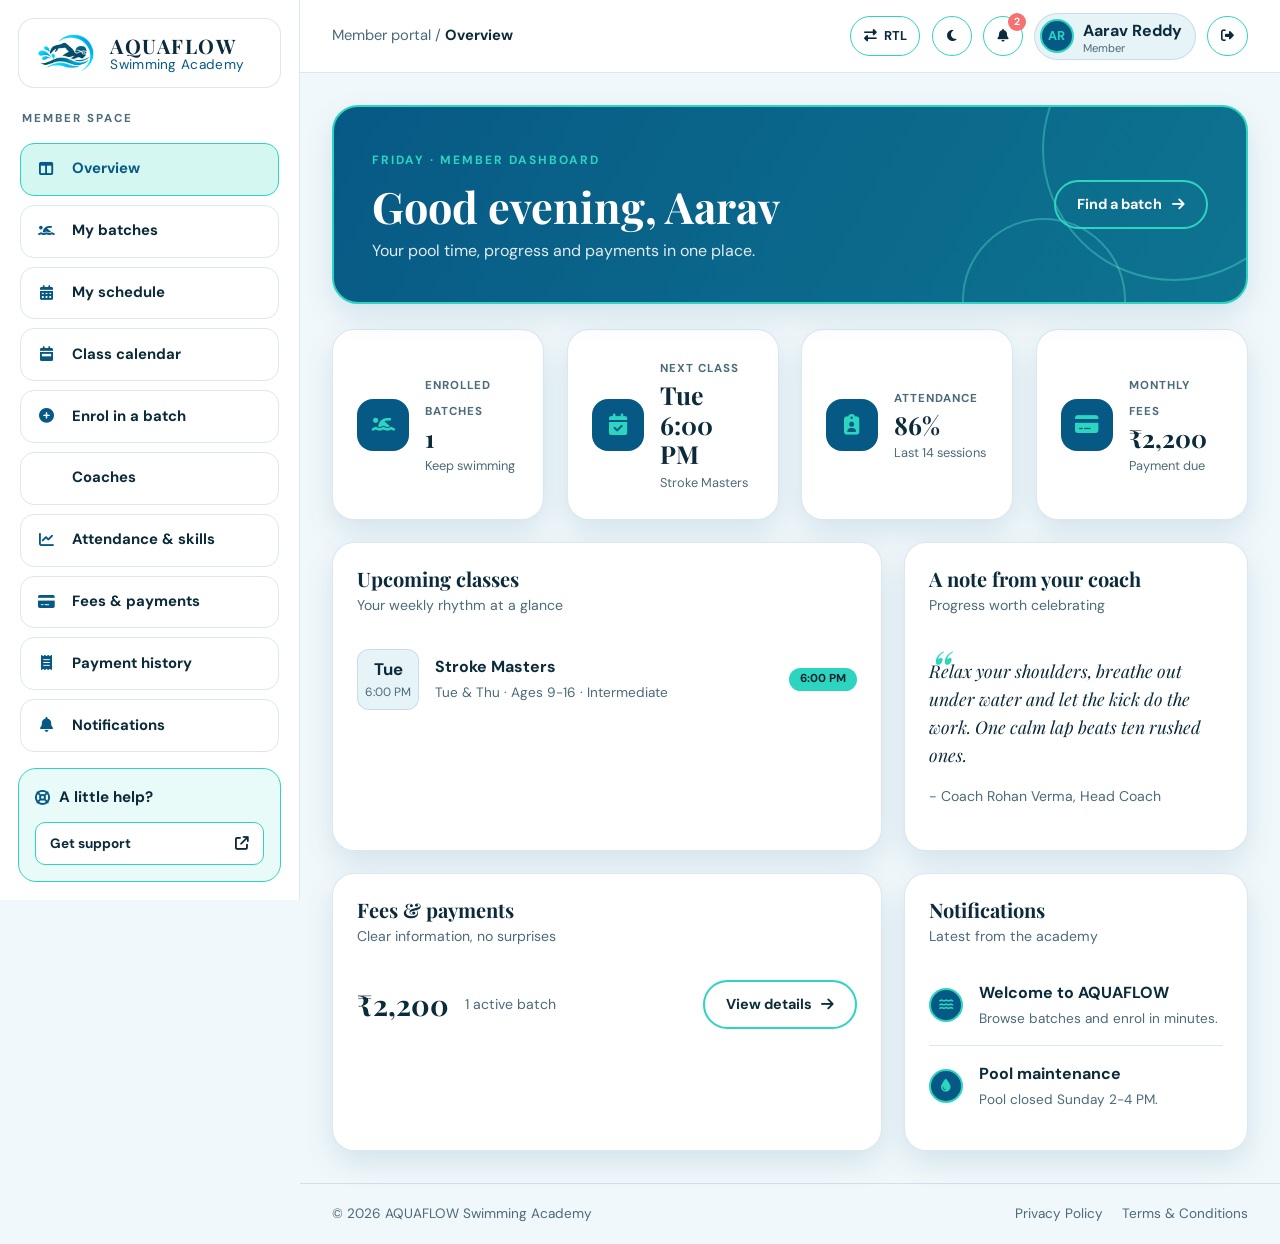
<file: dashboard.html>
<!DOCTYPE html>
<html lang="en" dir="ltr" data-theme="light">
<head>
<meta charset="UTF-8">
<meta name="viewport" content="width=device-width, initial-scale=1">
<title>Member Dashboard | AQUAFLOW Swimming Academy</title>
<link rel="preconnect" href="https://fonts.googleapis.com">
<link rel="preconnect" href="https://fonts.gstatic.com" crossorigin>
<link href="https://fonts.googleapis.com/css2?family=DM+Sans:wght@400;500;700&family=Playfair+Display:wght@600;700&display=swap" rel="stylesheet">
<link rel="stylesheet" href="https://cdnjs.cloudflare.com/ajax/libs/font-awesome/6.5.1/css/all.min.css">

<link rel="stylesheet" href="dashboard.css">

</head>
<body>

<aside class="side" id="side">
  <a href="index.html" class="brand">
    <img class="logo logo-light" src="/5c2d7d0f-e06c-4cac-b547-8323ac05494d.png" alt="AQUAFLOW logo">
    <img class="logo logo-dark" src="/b3144d84-5d94-4f27-bd70-ffb059d0b265.png" alt="AQUAFLOW logo">
    <span class="brand-text"><strong>AQUAFLOW</strong><small>Swimming Academy</small></span>
  </a>
  <div class="side-label">MEMBER SPACE</div>
  <nav id="menu">
    <button data-view="overview" class="active"><i class="fa-solid fa-table-columns"></i> Overview</button>
    <button data-view="programs"><i class="fa-solid fa-person-swimming"></i> My batches</button>
    <button data-view="schedule"><i class="fa-solid fa-calendar-days"></i> My schedule</button>
    <button data-view="calendar"><i class="fa-solid fa-calendar-week"></i> Class calendar</button>
    <button data-view="enrol"><i class="fa-solid fa-circle-plus"></i> Enrol in a batch</button>
    <button data-view="coaches"><i class="fa-solid fa-whistle"></i> Coaches</button>
    <button data-view="progress"><i class="fa-solid fa-chart-line"></i> Attendance &amp; skills</button>
    <button data-view="fees"><i class="fa-solid fa-credit-card"></i> Fees &amp; payments</button>
    <button data-view="history"><i class="fa-solid fa-receipt"></i> Payment history</button>
    <button data-view="notices"><i class="fa-solid fa-bell"></i> Notifications</button>
    <button data-view="profile"><i class="fa-solid fa-user-gear"></i> Profile settings</button>
  </nav>
  <div class="help">
    <h4><i class="fa-solid fa-life-ring"></i> A little help?</h4>
    <a href="contact.html" class="btn-help">Get support <i class="fa-solid fa-arrow-up-right-from-square"></i></a>
  </div>
</aside>
<div class="scrim" id="scrim"></div>

<div class="main">
  <header class="top">
    <div class="tools">
      <button class="ib burger" id="burger" aria-label="Menu"><i class="fa-solid fa-bars"></i></button>
      <div class="crumb">Member portal / <b id="crumb">Overview</b></div>
    </div>
    <div class="tools">
      <button class="ib" id="rtlBtn" aria-label="Toggle RTL"><i class="fa-solid fa-right-left"></i> <span id="rtlTxt">RTL</span></button>
      <button class="ib" id="themeBtn" aria-label="Toggle dark mode"><i class="fa-solid fa-moon"></i></button>
      <button class="ib" id="bell" aria-label="Notifications"><i class="fa-solid fa-bell"></i><span class="dot" id="bellDot">2</span></button>
      <div class="me"><span class="av" id="avatar">AR</span><div><b id="meName">Aarav Reddy</b><small>Member</small></div></div>
      <a href="login.html" class="ib" aria-label="Log out"><i class="fa-solid fa-right-from-bracket"></i></a>
    </div>
  </header>

  <main class="content">
    <!-- OVERVIEW -->
    <section class="view show" id="v-overview">
      <div class="welcome">
        <div>
          <span class="eyebrow" id="day">MEMBER DASHBOARD</span>
          <h1 id="hello">Good morning, Aarav</h1>
          <p>Your pool time, progress and payments in one place.</p>
        </div>
        <button class="btn btn-secondary" style="color:#fff" data-go="enrol">Find a batch <i class="fa-solid fa-arrow-right"></i></button>
      </div>
      <div class="grid g4" id="stats" style="margin-bottom:1.4rem"></div>
      <div class="grid g-main">
        <div class="card"><h3>Upcoming classes</h3><p class="sub">Your weekly rhythm at a glance</p><div id="upcoming"></div></div>
        <div class="card">
          <h3>A note from your coach</h3><p class="sub">Progress worth celebrating</p>
          <p class="quote">Relax your shoulders, breathe out under water and let the kick do the work. One calm lap beats ten rushed ones.</p>
          <p class="sub" style="margin-top:1rem">- Coach Rohan Verma, Head Coach</p>
        </div>
        <div class="card"><h3>Fees &amp; payments</h3><p class="sub">Clear information, no surprises</p><div id="feeMini"></div></div>
        <div class="card"><h3>Notifications</h3><p class="sub">Latest from the academy</p><div id="miniNotes"></div></div>
      </div>
    </section>

    <!-- MY BATCHES -->
    <section class="view" id="v-programs">
      <div class="ph">
        <div><span class="eyebrow">YOUR POOL LIBRARY</span><h1>My batches</h1><p>All batches you have joined, in one place.</p></div>
        <button class="btn btn-primary" data-go="enrol">Explore more batches <i class="fa-solid fa-arrow-right"></i></button>
      </div>
      <div class="grid g3" id="myBatches"></div>
    </section>

    <!-- SCHEDULE -->
    <section class="view" id="v-schedule">
      <div class="ph"><div><span class="eyebrow">A WEEK IN THE WATER</span><h1>My schedule</h1><p>Weekly timings for the batches you joined.</p></div></div>
      <div class="card">
        <h3>Weekly lesson plan</h3><p class="sub">All times are local pool times</p>
        <div class="tw"><table><thead><tr><th>DAY</th><th>CLASSES</th></tr></thead><tbody id="sched"></tbody></table></div>
      </div>
    </section>

    <!-- CALENDAR -->
    <section class="view" id="v-calendar">
      <div class="ph"><div><span class="eyebrow">MONTH VIEW</span><h1>Class calendar</h1><p>Every session for your batches, laid out by date.</p></div></div>
      <div class="card">
        <div class="cal-head">
          <button class="ib" id="calPrev" aria-label="Previous month"><i class="fa-solid fa-chevron-left"></i></button>
          <h3 id="calTitle">Month</h3>
          <button class="ib" id="calNext" aria-label="Next month"><i class="fa-solid fa-chevron-right"></i></button>
        </div>
        <div class="cal" id="calGrid"></div>
      </div>
    </section>

    <!-- ENROL -->
    <section class="view" id="v-enrol">
      <div class="ph"><div><span class="eyebrow">PICK YOUR LANE</span><h1>Enrol in a batch</h1><p>Choose a batch to add it to your dashboard.</p></div></div>
      <div class="grid g2" id="allBatches"></div>
    </section>

    <!-- COACHES -->
    <section class="view" id="v-coaches">
      <div class="ph"><div><span class="eyebrow">MEET THE TEAM</span><h1>Coach directory</h1><p>The people who keep you moving through the water.</p></div></div>
      <div class="grid g3" id="coachGrid"></div>
    </section>

    <!-- PROGRESS -->
    <section class="view" id="v-progress">
      <div class="ph"><div><span class="eyebrow">PRACTICE MAKES PROGRESS</span><h1>Attendance &amp; skill level</h1><p>Keep the small milestones in sight.</p></div></div>
      <div class="grid g2" style="margin-bottom:1.4rem">
        <div class="card">
          <h3>Attendance</h3><p class="sub">Last 14 sessions (sample data)</p>
          <div class="ringwrap"><div class="ring" id="ring"><div><span id="ringTxt">0%</span></div></div><div class="dots" id="dots"></div></div>
        </div>
        <div class="card">
          <h3>Milestones to celebrate</h3><p class="sub">Your next goals</p>
          <ul class="miles">
            <li><span class="ic"><i class="fa-solid fa-water"></i></span><div><b>Float with confidence</b><span>Relax and stay afloat</span></div></li>
            <li><span class="ic"><i class="fa-solid fa-person-swimming"></i></span><div><b>Swim a full lap</b><span>Smooth freestyle breathing</span></div></li>
            <li><span class="ic"><i class="fa-solid fa-trophy"></i></span><div><b>Join the club gala</b><span>Plan a friendly race day</span></div></li>
          </ul>
        </div>
      </div>
      <div class="card"><h3>Skill levels</h3><p class="sub">Progress for each enrolled batch (sample illustration)</p><div id="skills"></div></div>
    </section>

    <!-- FEES -->
    <section class="view" id="v-fees">
      <div class="ph"><div><span class="eyebrow">SIMPLE &amp; CLEAR</span><h1>Fees &amp; payments</h1><p>Track fees for the batches you have chosen.</p></div></div>
      <div class="grid g-main">
        <div class="card">
          <h3>Current monthly summary</h3><p class="sub">Course pricing</p>
          <div class="tw"><table><thead><tr><th>BATCH</th><th>TIMING</th><th>FEE</th></tr></thead><tbody id="feeRows"></tbody></table></div>
          <div class="row" style="margin-top:1rem">
            <div class="grow"><b>Total due</b></div>
            <b id="total" style="font-family:'Playfair Display',serif;font-size:1.6rem">&#8377;0</b>
            <span class="badge" id="paidBadge">Unpaid</span>
          </div>
          <div style="display:flex;gap:.8rem;flex-wrap:wrap;margin-top:1rem">
            <button class="btn btn-primary" id="payBtn">Pay now (demo) <i class="fa-solid fa-arrow-right"></i></button>
            <button class="btn btn-secondary" id="rcpt">Download receipt <i class="fa-solid fa-arrow-right"></i></button>
          </div>
        </div>
        <div class="card">
          <h3>Payment information</h3><p class="sub">Interface preview</p>
          <p>No payment gateway is connected and no money changes hands. A live version would use a secure payment provider and verified member accounts.</p>
          <p style="margin-top:1rem">Need help with fees? <a class="tag" href="contact.html">Send an enquiry</a></p>
        </div>
      </div>
    </section>

    <!-- PAYMENT HISTORY -->
    <section class="view" id="v-history">
      <div class="ph"><div><span class="eyebrow">YOUR RECORDS</span><h1>Payment history</h1><p>Past months at a glance (sample data).</p></div></div>
      <div class="grid g-main">
        <div class="card">
          <h3>Receipts</h3><p class="sub">Filter by status</p>
          <div class="field" style="max-width:220px"><label for="histFilter">STATUS</label>
            <select id="histFilter"><option value="all">All</option><option value="Paid">Paid</option><option value="Pending">Pending</option></select>
          </div>
          <div class="tw"><table><thead><tr><th>RECEIPT</th><th>MONTH</th><th>AMOUNT</th><th>STATUS</th></tr></thead><tbody id="histRows"></tbody></table></div>
        </div>
        <div class="card"><h3>Totals</h3><p class="sub">Across the listed months</p><div id="histSum"></div></div>
      </div>
    </section>

    <!-- NOTIFICATIONS -->
    <section class="view" id="v-notices">
      <div class="ph">
        <div><span class="eyebrow">STAY IN THE LOOP</span><h1>Notifications centre</h1><p>Announcements from coaches and the front desk.</p></div>
        <button class="btn btn-secondary" id="readAll">Mark all as read <i class="fa-solid fa-check"></i></button>
      </div>
      <div class="card"><div id="noteList"></div></div>
    </section>

    <!-- PROFILE -->
    <section class="view" id="v-profile">
      <div class="ph"><div><span class="eyebrow">YOUR DETAILS</span><h1>Profile settings</h1><p>Saved only in this browser (demo).</p></div></div>
      <div class="grid g2">
        <div class="card">
          <h3>Personal information</h3><p class="sub">Keep your contact details current</p>
          <div class="field"><label for="pName">FULL NAME</label><input id="pName" type="text" autocomplete="name"></div>
          <div class="field"><label for="pEmail">EMAIL</label><input id="pEmail" type="email" autocomplete="email"></div>
          <div class="field"><label for="pPhone">PHONE</label><input id="pPhone" type="tel" autocomplete="tel"></div>
          <div class="field"><label for="pGoal">SWIMMING GOAL</label>
            <select id="pGoal"><option>Learn to swim</option><option>Improve technique</option><option>Fitness</option><option>Compete</option></select>
          </div>
          <button class="btn btn-primary" id="saveProfile">Save changes <i class="fa-solid fa-arrow-right"></i></button>
        </div>
        <div class="card">
          <h3>Preferences</h3><p class="sub">Choose what we send you</p>
          <label class="switch"><span>Class reminders</span><input type="checkbox" data-pref="remind" checked></label>
          <label class="switch"><span>Fee due alerts</span><input type="checkbox" data-pref="fees" checked></label>
          <label class="switch"><span>Pool closure notices</span><input type="checkbox" data-pref="closure" checked></label>
          <label class="switch"><span>Gala &amp; event news</span><input type="checkbox" data-pref="events"></label>
          <button class="btn btn-danger" id="resetDemo" style="margin-top:1.2rem">Reset demo data <i class="fa-solid fa-rotate-left"></i></button>
        </div>
      </div>
    </section>
  </main>

  <footer class="foot">
    <span>&copy; 2026 AQUAFLOW Swimming Academy</span>
    <span><a href="privacy-policy.html">Privacy Policy</a><a href="terms-and-conditions.html">Terms &amp; Conditions</a></span>
  </footer>
</div>
<div class="toast" id="toast"></div>

<script src="dashboard.js">
    
</script>

</body>
</html>
</file>
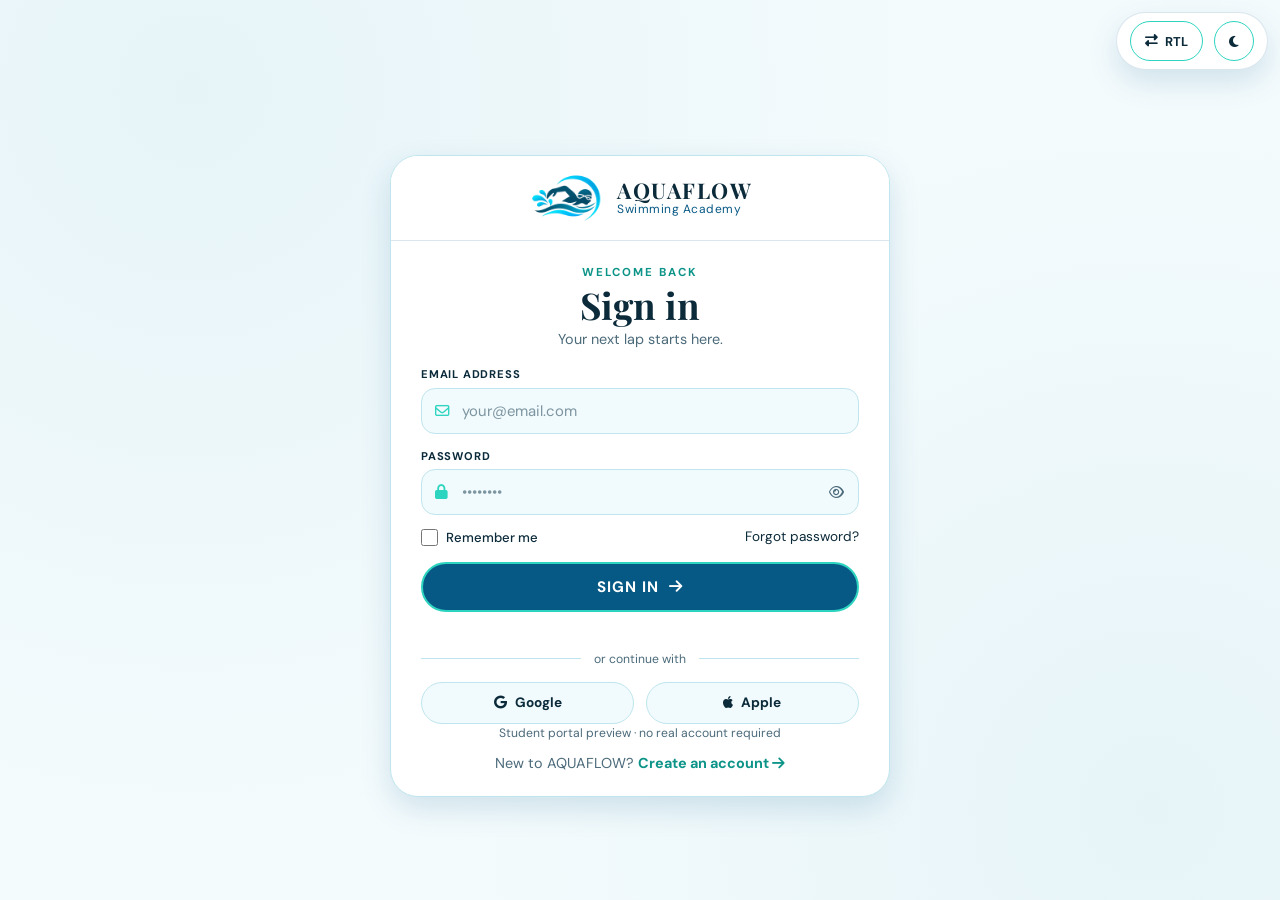
<file: login.html>
<!DOCTYPE html>
<html lang="en" dir="ltr" data-theme="light">
<head>
<meta charset="UTF-8">
<meta name="viewport" content="width=device-width, initial-scale=1">
<title>AQUAFLOW Swimming Academy | Sign In</title>
<link rel="preconnect" href="https://fonts.googleapis.com">
<link rel="preconnect" href="https://fonts.gstatic.com" crossorigin>
<link href="https://fonts.googleapis.com/css2?family=DM+Sans:wght@400;500;700&family=Playfair+Display:wght@600;700&display=swap" rel="stylesheet">
<link rel="stylesheet" href="https://cdnjs.cloudflare.com/ajax/libs/font-awesome/6.5.1/css/all.min.css">

<link rel="stylesheet" href="login.css">

</head>
<body>

<!-- RTL + theme buttons -->
<div class="tools">
  <button class="rtl-btn" id="rtlBtn" type="button" aria-label="Toggle RTL / LTR">
    <i class="fa-solid fa-right-left"></i> <span id="rtlTxt">RTL</span>
  </button>
  <button class="theme-btn" id="themeBtn" type="button" aria-label="Toggle dark mode">
    <i class="fa-solid fa-moon"></i>
  </button>
</div>

<main class="page">
  <section class="card">

    <div class="brand-band">
      <a href="index.html" class="brand" aria-label="AQUAFLOW home">
        <img class="logo logo-light" src="/5c2d7d0f-e06c-4cac-b547-8323ac05494d.png" alt="AQUAFLOW logo">
        <img class="logo logo-dark" src="/b3144d84-5d94-4f27-bd70-ffb059d0b265.png" alt="AQUAFLOW logo">
        <span class="brand-text"><strong>AQUAFLOW</strong><small>Swimming Academy</small></span>
      </a>
    </div>

    <div class="card-body">
      <p class="welcome" id="welcome">Welcome back</p>
      <h1 id="title">Sign in</h1>
      <p class="sub" id="sub">Your next lap starts here.</p>

      <!-- ===== SIGN IN ===== -->
      <form id="loginForm" novalidate>
        <label for="lEmail">Email address</label>
        <div class="field">
          <i class="fa-regular fa-envelope lead"></i>
          <input type="email" id="lEmail" placeholder="your@email.com" autocomplete="email" aria-describedby="lEmailErr">
          <small class="err" id="lEmailErr"></small>
        </div>

        <label for="lPass">Password</label>
        <div class="field">
          <i class="fa-solid fa-lock lead"></i>
          <input type="password" id="lPass" placeholder="••••••••" autocomplete="current-password" aria-describedby="lPassErr">
          <button type="button" class="eye" aria-label="Show password"><i class="fa-regular fa-eye"></i></button>
          <small class="err" id="lPassErr"></small>
        </div>
        <p class="caps" id="lCaps" hidden><i class="fa-solid fa-triangle-exclamation"></i> Caps Lock is on</p>

        <div class="row">
          <label class="check"><input type="checkbox" id="remember"> Remember me</label>
          <a href="#" id="toForgot">Forgot password?</a>
        </div>

        <button type="submit" class="btn" id="lBtn"><span class="btn-text">SIGN IN</span> <i class="fa-solid fa-arrow-right"></i></button>
        <p class="msg" id="lMsg" role="status"></p>

        <div class="divider">or continue with</div>
        <div class="socials">
          <button type="button" class="social" data-provider="Google"><i class="fa-brands fa-google"></i> Google</button>
          <button type="button" class="social" data-provider="Apple"><i class="fa-brands fa-apple"></i> Apple</button>
        </div>
      </form>

      <!-- ===== CREATE ACCOUNT ===== -->
      <form id="signupForm" novalidate hidden>
        <div class="seg" role="radiogroup" aria-label="Account type">
          <input type="radio" name="role" id="roleStudent" value="Student" checked>
          <label for="roleStudent"><i class="fa-solid fa-person-swimming"></i> Student</label>
          <input type="radio" name="role" id="roleParent" value="Parent">
          <label for="roleParent"><i class="fa-solid fa-user-group"></i> Parent</label>
        </div>

        <label for="sName">Full name</label>
        <div class="field">
          <i class="fa-regular fa-user lead"></i>
          <input type="text" id="sName" placeholder="Your full name" autocomplete="name" aria-describedby="sNameErr">
          <small class="err" id="sNameErr"></small>
        </div>

        <label for="sEmail">Email address</label>
        <div class="field">
          <i class="fa-regular fa-envelope lead"></i>
          <input type="email" id="sEmail" placeholder="your@email.com" autocomplete="email" aria-describedby="sEmailErr">
          <small class="err" id="sEmailErr"></small>
        </div>

        <div class="two">
          <div>
            <label for="sPass">Password</label>
            <div class="field">
              <i class="fa-solid fa-lock lead"></i>
              <input type="password" id="sPass" placeholder="••••••••" autocomplete="new-password" aria-describedby="sPassErr">
              <button type="button" class="eye" aria-label="Show password"><i class="fa-regular fa-eye"></i></button>
              <small class="err" id="sPassErr"></small>
            </div>
          </div>
          <div>
            <label for="sPass2">Confirm</label>
            <div class="field">
              <i class="fa-solid fa-lock lead"></i>
              <input type="password" id="sPass2" placeholder="••••••••" autocomplete="new-password" aria-describedby="sPass2Err">
              <button type="button" class="eye" aria-label="Show password"><i class="fa-regular fa-eye"></i></button>
              <small class="err" id="sPass2Err"></small>
            </div>
          </div>
        </div>

        <div class="meter" id="meter" data-level="0" aria-hidden="true">
          <span></span><span></span><span></span><span></span>
        </div>
        <p class="meter-label" id="meterLabel" aria-live="polite"></p>

        <label class="check terms">
          <input type="checkbox" id="terms">
          <span>I agree to the <a href="#">Terms</a> and <a href="#">Privacy Policy</a>.</span>
        </label>
        <small class="err" id="termsErr"></small>

        <button type="submit" class="btn" id="sBtn"><span class="btn-text">CREATE ACCOUNT</span> <i class="fa-solid fa-arrow-right"></i></button>
        <p class="msg" id="sMsg" role="status"></p>
      </form>

      <!-- ===== FORGOT PASSWORD ===== -->
      <form id="forgotForm" novalidate hidden>
        <label for="fEmail">Email address</label>
        <div class="field">
          <i class="fa-regular fa-envelope lead"></i>
          <input type="email" id="fEmail" placeholder="your@email.com" autocomplete="email" aria-describedby="fEmailErr">
          <small class="err" id="fEmailErr"></small>
        </div>

        <button type="submit" class="btn" id="fBtn"><span class="btn-text">SEND RESET LINK</span> <i class="fa-solid fa-arrow-right"></i></button>
        <p class="msg" id="fMsg" role="status"></p>
        <div style="text-align:center">
          <button type="button" class="back" id="fBack"><i class="fa-solid fa-arrow-left"></i> Back to sign in</button>
        </div>
      </form>

      <p class="note" id="note">Student portal preview · no real account required</p>
      <p class="alt" id="altLogin">New to AQUAFLOW? <a id="toSignup" role="button" tabindex="0">Create an account <i class="fa-solid fa-arrow-right"></i></a></p>
      <p class="alt" id="altSignup" hidden>Already a member? <a id="toLogin" role="button" tabindex="0">Sign in <i class="fa-solid fa-arrow-right"></i></a></p>
    </div>
  </section>
</main>

<div class="toast" id="toast" role="status" aria-live="polite"></div>

<script src="login.js">
    
</script>
</body>
</html>
</file>
<file: dashboard.css>
:root {
  --primary:#075985;
  --secondary:#2DD4BF;
  --bg:#f1f8fb;
  --alt:#e6f4f8;
  --card:#fff;
  --text:#0b2a3a;
  --muted:#4b6a7a;
  --line:rgba(7,89,133,.14);
  --shadow:0 12px 30px rgba(7,89,133,.13);
  --hf:#075985;
  /* header (sidebar brand block): plain white in light mode */
  --hb:#ffffff;
  --hb-text:#0b2a3a;
  --hb-accent:#075985;
  --hb-border:rgba(7,89,133,.14);
  --logo-bg:transparent;
  --side:300px
}

[data-theme="dark"] {
  --primary:#082F49;
  --secondary:#5EEAD4;
  --bg:#06202f;
  --alt:#082a3f;
  --card:#0b3652;
  --text:#e8f6fa;
  --muted:#a5c4d1;
  --line:rgba(94,234,212,.18);
  --shadow:0 12px 30px rgba(0,0,0,.4);
  --hf:#082F49;
  --hb:#082F49;
  --hb-text:#ffffff;
  --hb-accent:#5EEAD4;
  --hb-border:#5EEAD4
}

* {
  box-sizing:border-box;
  margin:0;
  padding:0
}

html {
  scroll-behavior:smooth
}

body {
  font-family:'DM Sans',sans-serif;
  background:var(--bg);
  color:var(--text);
  line-height:1.6;
  transition:background .4s,color .4s
}

h1,
h2,
h3 {
  font-family:'Playfair Display',serif;
  line-height:1.2
}

a {
  text-decoration:none;
  color:inherit;
  transition:.3s
}

ul {
  list-style:none
}

button,
input,
select,
textarea {
  font:inherit
}

.logo {
  height:48px;
  width:auto;
  background:var(--logo-bg)
}

.logo-dark {
  display:none
}

[data-theme="dark"] .logo-light {
  display:none
}

[data-theme="dark"] .logo-dark {
  display:block
}

.btn {
  display:inline-flex;
  align-items:center;
  gap:.6rem;
  padding:.7rem 1.3rem;
  border-radius:50px;
  font-weight:700;
  border:2px solid var(--secondary);
  cursor:pointer;
  transition:.35s;
  font-size:.9rem
}

.btn i {
  transition:transform .35s
}

.btn:hover i {
  transform:translateX(5px)
}

[dir="rtl"] .fa-arrow-right {
  transform:scaleX(-1)
}

[dir="rtl"] .btn:hover i {
  transform:scaleX(-1) translateX(5px)
}

.btn-primary {
  background:var(--primary);
  color:#fff
}

.btn-primary:hover {
  background:var(--secondary);
  color:#05222f;
  transform:translateY(-3px);
  box-shadow:0 10px 22px rgba(45,212,191,.4)
}

.btn-secondary {
  background:transparent;
  color:var(--text)
}

.btn-secondary:hover {
  background:var(--secondary);
  color:#05222f;
  transform:translateY(-3px)
}

.btn-danger {
  border-color:#f87171;
  background:transparent;
  color:var(--text)
}

.btn-danger:hover {
  background:#f87171;
  color:#fff
}

.btn:disabled {
  opacity:.5;
  cursor:not-allowed;
  transform:none!important
}

.side {
  position:fixed;
  inset-block:0;
  inset-inline-start:0;
  width:var(--side);
  background:var(--card);
  color:var(--text);
  display:flex;
  flex-direction:column;
  padding:clamp(.8rem,2vh,1.3rem) 1.1rem;
  z-index:60;
  transition:transform .4s,background .4s;
  overflow:hidden;
  height:100vh;
  height:100dvh;
  border-inline-end:1px solid var(--line)
}

.side nav {
  flex:1 1 auto;
  min-height:0;
  overflow-y:auto;
  overflow-x:hidden;
  padding:2px;
  scrollbar-width:thin;
  scrollbar-color:var(--secondary) transparent
}

.brand {
  display:flex;
  align-items:center;
  gap:.65rem;
  color:var(--hb-text);
  background:var(--hb);
  border-radius:16px;
  padding:.7rem .9rem;
  flex:0 0 auto;
  border:1px solid var(--hb-border)
}

.brand .logo {
  height:46px;
  width:auto;
  flex:0 0 auto;
  background:#fff;
  border-radius:10px;
  padding:2px;
  transition:transform .5s
}

/* dark mode: let the dark logo sit directly on the dark header (no white box) */
[data-theme="dark"] .brand .logo {
  background:transparent;
  padding:0;
  border-radius:0
}

.brand:hover .logo {
  transform:rotate(-4deg) scale(1.05)
}

.brand-text {
  display:flex;
  flex-direction:column;
  line-height:1.15
}

.brand-text strong {
  font-family:'Playfair Display',serif;
  font-size:1.25rem;
  letter-spacing:1.5px;
  color:var(--hb-text)
}

.brand-text small {
  font-size:.85rem;
  letter-spacing:.3px;
  color:var(--hb-accent)
}

.side-label {
  font-size:.72rem;
  letter-spacing:2px;
  color:var(--muted);
  margin:clamp(.8rem,2.4vh,1.8rem) .3rem clamp(.5rem,1.4vh,.8rem);
  font-weight:700;
  flex:0 0 auto
}

.side nav button {
  width:100%;
  display:flex;
  align-items:center;
  gap:.95rem;
  background:transparent;
  border:1px solid var(--line);
  color:var(--text);
  padding:clamp(.55rem,1.5vh,.85rem) 1rem;
  border-radius:14px;
  cursor:pointer;
  text-align:start;
  margin-bottom:clamp(.35rem,1vh,.65rem);
  transition:.3s;
  font-weight:700;
  font-size:.93rem
}

.side nav button i {
  width:20px;
  text-align:center;
  color:var(--primary);
  transition:.4s
}

[data-theme="dark"] .side nav button i {
  color:var(--secondary)
}

.side nav button:hover {
  background:var(--alt);
  border-color:var(--secondary);
  transform:translateX(5px)
}

[dir="rtl"] .side nav button:hover {
  transform:translateX(-5px)
}

.side nav button:hover i {
  transform:rotateY(360deg)
}

.side nav button.active {
  background:rgba(45,212,191,.2);
  border-color:var(--secondary);
  color:var(--primary)
}

[data-theme="dark"] .side nav button.active {
  color:var(--secondary)
}

.help {
  flex:0 0 auto;
  margin-top:.8rem;
  background:rgba(45,212,191,.1);
  border:1px solid var(--secondary);
  border-radius:18px;
  padding:1rem
}

.help h4 {
  font-family:'DM Sans',sans-serif;
  font-size:.95rem;
  display:flex;
  align-items:center;
  gap:.6rem;
  margin-bottom:.8rem
}

.help h4 i {
  color:var(--primary)
}

[data-theme="dark"] .help h4 i {
  color:var(--secondary)
}

.btn-help {
  display:flex;
  align-items:center;
  justify-content:space-between;
  gap:.5rem;
  background:var(--card);
  border:1px solid var(--secondary);
  border-radius:10px;
  padding:.6rem .9rem;
  font-weight:700;
  font-size:.85rem;
  color:var(--text);
  transition:.3s
}

.btn-help:hover {
  background:var(--secondary);
  color:#05222f;
  transform:translateY(-2px)
}

.main {
  margin-inline-start:var(--side);
  min-height:100vh;
  display:flex;
  flex-direction:column
}

.top {
  position:sticky;
  top:0;
  z-index:40;
  background:var(--card);
  border-bottom:1px solid var(--line);
  display:flex;
  align-items:center;
  justify-content:space-between;
  padding:.8rem 2rem;
  gap:1rem;
  backdrop-filter:blur(8px)
}

.crumb {
  color:var(--muted);
  font-size:.92rem
}

.crumb b {
  color:var(--text)
}

.tools {
  display:flex;
  align-items:center;
  gap:.7rem
}

.ib {
  height:40px;
  min-width:40px;
  border:1px solid var(--secondary);
  background:none;
  color:var(--text);
  border-radius:50px;
  cursor:pointer;
  transition:.3s;
  font-weight:700;
  font-size:.8rem;
  padding:0 .8rem;
  display:inline-flex;
  align-items:center;
  justify-content:center;
  gap:.4rem;
  position:relative
}

.ib:hover {
  background:var(--secondary);
  color:#05222f;
  transform:translateY(-2px)
}

.burger {
  display:none
}

.dot {
  position:absolute;
  top:-4px;
  inset-inline-end:-4px;
  background:#f87171;
  color:#fff;
  font-size:.65rem;
  border-radius:50%;
  width:18px;
  height:18px;
  display:grid;
  place-items:center
}

.me {
  display:flex;
  align-items:center;
  gap:.6rem;
  padding:.25rem .8rem .25rem .3rem;
  border:1px solid var(--line);
  border-radius:50px;
  background:var(--alt)
}

.av {
  width:34px;
  height:34px;
  border-radius:50%;
  background:var(--primary);
  color:var(--secondary);
  display:grid;
  place-items:center;
  font-weight:700;
  font-size:.8rem;
  border:2px solid var(--secondary)
}

.me small {
  display:block;
  color:var(--muted);
  font-size:.7rem;
  line-height:1
}

.content {
  padding:2rem;
  flex:1;
  max-width:1280px;
  width:100%;
  margin:auto
}

.view {
  display:none
}

.view.show {
  display:block;
  animation:enter .6s ease
}

@keyframes enter {
  from {
    opacity:0;
    transform:translateY(24px)
  }
  to {
    opacity:1;
    transform:none
  }
}

.eyebrow {
  display:inline-block;
  font-size:.75rem;
  letter-spacing:2px;
  font-weight:700;
  color:var(--primary);
  margin-bottom:.4rem
}

[data-theme="dark"] .eyebrow {
  color:var(--secondary)
}

.ph {
  margin-bottom:1.8rem;
  display:flex;
  justify-content:space-between;
  align-items:flex-end;
  gap:1rem;
  flex-wrap:wrap
}

.ph h1 {
  font-size:clamp(1.8rem,3vw,2.5rem)
}

.ph p {
  color:var(--muted)
}

.welcome {
  position:relative;
  overflow:hidden;
  border-radius:26px;
  padding:2.4rem;
  color:#fff;
  background:linear-gradient(120deg,var(--primary),#0e7490);
  border:2px solid var(--secondary);
  box-shadow:var(--shadow);
  margin-bottom:1.6rem;
  display:flex;
  justify-content:space-between;
  align-items:center;
  gap:1.5rem;
  flex-wrap:wrap
}

[data-theme="dark"] .welcome {
  background:linear-gradient(120deg,#082F49,#0b4a6b)
}

.welcome h1 {
  font-size:clamp(1.8rem,3.4vw,2.7rem);
  margin:.3rem 0
}

.welcome p {
  opacity:.88
}

.welcome .eyebrow {
  color:var(--secondary)
}

.welcome::before,
.welcome::after {
  content:"";
  position:absolute;
  border-radius:50%;
  border:2px solid rgba(94,234,212,.35);
  animation:pulse 6s ease-in-out infinite
}

.welcome::before {
  width:260px;
  height:260px;
  inset-inline-end:-60px;
  top:-90px
}

.welcome::after {
  width:160px;
  height:160px;
  inset-inline-end:120px;
  bottom:-80px;
  animation-delay:2s
}

@keyframes pulse {
  50% {
    transform:scale(1.15);
    opacity:.4
  }
}

.welcome>* {
  position:relative;
  z-index:1
}

.grid {
  display:grid;
  gap:1.4rem
}

.g4 {
  grid-template-columns:repeat(4,1fr)
}

.g2 {
  grid-template-columns:repeat(2,1fr)
}

.g3 {
  grid-template-columns:repeat(3,1fr)
}

.g-main {
  grid-template-columns:1.6fr 1fr
}

.card {
  background:var(--card);
  border:1px solid var(--line);
  border-radius:22px;
  padding:1.5rem;
  box-shadow:var(--shadow);
  transition:.4s
}

.card:hover {
  transform:translateY(-6px);
  border-color:var(--secondary)
}

.card h3 {
  font-size:1.25rem;
  margin-bottom:.2rem
}

.sub {
  color:var(--muted);
  font-size:.88rem;
  margin-bottom:1.1rem
}

.stat {
  display:flex;
  gap:1rem;
  align-items:center
}

.stat .ic {
  width:52px;
  height:52px;
  border-radius:16px;
  background:var(--primary);
  color:var(--secondary);
  display:grid;
  place-items:center;
  font-size:1.3rem;
  flex:0 0 52px;
  transition:.5s
}

.card:hover .stat .ic {
  transform:rotateY(360deg)
}

.stat small {
  color:var(--muted);
  font-size:.72rem;
  letter-spacing:1px;
  font-weight:700
}

.stat b {
  display:block;
  font-family:'Playfair Display',serif;
  font-size:1.55rem;
  line-height:1.2
}

.stat span {
  font-size:.8rem;
  color:var(--muted)
}

.row {
  display:flex;
  gap:1rem;
  align-items:center;
  padding:.9rem 0;
  border-bottom:1px solid var(--line)
}

.row:last-child {
  border:0
}

.row .when {
  min-width:62px;
  text-align:center;
  background:var(--alt);
  border-radius:12px;
  padding:.4rem;
  border:1px solid var(--line);
  font-size:.75rem;
  color:var(--muted)
}

.row .when b {
  display:block;
  font-size:1.05rem;
  color:var(--text)
}

.row .grow {
  flex:1
}

.row .grow b {
  display:block
}

.row .grow span {
  font-size:.85rem;
  color:var(--muted)
}

.empty {
  color:var(--muted);
  text-align:center;
  padding:1.6rem 0
}

.quote {
  position:relative;
  font-family:'Playfair Display',serif;
  font-style:italic;
  font-size:1.1rem;
  padding-top:1.4rem
}

.quote::before {
  content:"\201C";
  position:absolute;
  top:-.6rem;
  font-size:3.4rem;
  color:var(--secondary)
}

.tag {
  display:inline-block;
  background:var(--secondary);
  color:#05222f;
  font-size:.72rem;
  font-weight:700;
  padding:.15rem .7rem;
  border-radius:50px
}

.badge {
  display:inline-block;
  font-size:.72rem;
  font-weight:700;
  padding:.15rem .7rem;
  border-radius:50px;
  border:1px solid var(--secondary);
  color:var(--primary)
}

[data-theme="dark"] .badge {
  color:var(--secondary)
}

.bcard {
  position:relative;
  overflow:hidden
}

.bcard .ic {
  width:54px;
  height:54px;
  border-radius:50%;
  background:var(--primary);
  color:var(--secondary);
  display:grid;
  place-items:center;
  font-size:1.3rem;
  margin-bottom:.9rem;
  border:2px solid var(--secondary)
}

.bcard .meta {
  color:var(--muted);
  font-size:.88rem;
  margin:.6rem 0 1rem
}

.bcard .meta div {
  margin-bottom:.2rem
}

.bcard .meta i {
  color:var(--secondary);
  width:20px
}

.bcard.on::after {
  content:"ENROLLED";
  position:absolute;
  top:16px;
  inset-inline-end:-34px;
  background:var(--secondary);
  color:#05222f;
  font-size:.65rem;
  font-weight:700;
  letter-spacing:1px;
  padding:.2rem 2.4rem;
  transform:rotate(45deg)
}

[dir="rtl"] .bcard.on::after {
  transform:rotate(-45deg)
}

.tw {
  overflow-x:auto
}

table {
  width:100%;
  border-collapse:collapse;
  min-width:520px
}

th {
  text-align:start;
  font-size:.75rem;
  letter-spacing:1.5px;
  color:var(--muted);
  padding:.8rem;
  border-bottom:2px solid var(--secondary)
}

td {
  padding:.9rem .8rem;
  border-bottom:1px solid var(--line);
  font-size:.93rem
}

tbody tr {
  transition:.3s
}

tbody tr:hover {
  background:var(--alt)
}

.slotp {
  display:inline-block;
  background:var(--primary);
  color:#fff;
  border-radius:50px;
  padding:.1rem .8rem;
  font-size:.8rem;
  margin:.1rem
}

.ringwrap {
  display:flex;
  align-items:center;
  gap:1.5rem;
  flex-wrap:wrap
}

.ring {
  --p:0;
  width:150px;
  height:150px;
  border-radius:50%;
  background:conic-gradient(var(--secondary) calc(var(--p)*1%),rgba(127,127,127,.2) 0);
  display:grid;
  place-items:center;
  transition:.6s
}

.ring div {
  width:114px;
  height:114px;
  border-radius:50%;
  background:var(--card);
  display:grid;
  place-items:center;
  text-align:center;
  font-family:'Playfair Display',serif;
  font-size:1.9rem;
  line-height:1
}

.ring small {
  display:block;
  font-family:'DM Sans',sans-serif;
  font-size:.7rem;
  color:var(--muted)
}

.dots {
  display:grid;
  grid-template-columns:repeat(7,1fr);
  gap:.5rem;
  flex:1;
  min-width:200px
}

.dots span {
  aspect-ratio:1;
  border-radius:10px;
  background:var(--secondary);
  display:grid;
  place-items:center;
  color:#05222f;
  font-size:.7rem;
  transition:.3s
}

.dots span.miss {
  background:transparent;
  border:1px dashed #f87171;
  color:#f87171
}

.dots span:hover {
  transform:scale(1.15) rotate(6deg)
}

.bar {
  height:10px;
  border-radius:10px;
  background:rgba(127,127,127,.2);
  overflow:hidden;
  margin:.5rem 0
}

.bar i {
  display:block;
  height:100%;
  border-radius:10px;
  background:linear-gradient(90deg,var(--primary),var(--secondary));
  transition:width 1s
}

.ladder {
  display:flex;
  justify-content:space-between;
  gap:.4rem;
  margin-top:1rem;
  flex-wrap:wrap
}

.ladder span {
  flex:1;
  min-width:90px;
  text-align:center;
  font-size:.72rem;
  padding:.4rem .2rem;
  border-radius:10px;
  border:1px solid var(--line);
  color:var(--muted);
  transition:.3s
}

.ladder span.done {
  background:var(--secondary);
  color:#05222f;
  border-color:var(--secondary);
  font-weight:700
}

.miles li {
  display:flex;
  gap:.9rem;
  align-items:center;
  padding:.7rem 0
}

.miles .ic {
  width:40px;
  height:40px;
  border-radius:50%;
  background:var(--alt);
  color:var(--secondary);
  display:grid;
  place-items:center;
  border:1px solid var(--line)
}

.miles span {
  font-size:.85rem;
  color:var(--muted);
  display:block
}

.coach {
  text-align:center
}

.coach .photo {
  width:84px;
  height:84px;
  border-radius:50%;
  margin:0 auto .9rem;
  background:var(--primary);
  color:var(--secondary);
  display:grid;
  place-items:center;
  font-family:'Playfair Display',serif;
  font-size:1.6rem;
  border:3px solid var(--secondary)
}

.coach p {
  color:var(--muted);
  font-size:.88rem;
  margin:.5rem 0 .9rem
}

.cal-head {
  display:flex;
  align-items:center;
  justify-content:space-between;
  margin-bottom:1rem
}

.cal-head h3 {
  margin:0
}

.cal {
  display:grid;
  grid-template-columns:repeat(7,1fr);
  gap:.45rem
}

.cal .dow {
  text-align:center;
  font-size:.7rem;
  letter-spacing:1px;
  color:var(--muted);
  font-weight:700;
  padding:.3rem 0
}

.cal .day {
  min-height:74px;
  border:1px solid var(--line);
  border-radius:12px;
  padding:.4rem;
  font-size:.8rem;
  background:var(--alt);
  transition:.3s
}

.cal .day:hover {
  border-color:var(--secondary);
  transform:translateY(-2px)
}

.cal .day.blank {
  background:transparent;
  border:0
}

.cal .day.today {
  border:2px solid var(--secondary)
}

.cal .day em {
  display:block;
  font-style:normal;
  font-size:.62rem;
  background:var(--primary);
  color:#fff;
  border-radius:6px;
  padding:0 .3rem;
  margin-top:.2rem;
  white-space:nowrap;
  overflow:hidden;
  text-overflow:ellipsis
}

.field {
  display:flex;
  flex-direction:column;
  gap:.35rem;
  margin-bottom:1rem
}

.field label {
  font-size:.78rem;
  font-weight:700;
  letter-spacing:.5px;
  color:var(--muted)
}

.field input,
.field select,
.field textarea {
  padding:.7rem 1rem;
  border-radius:12px;
  border:1px solid var(--line);
  background:var(--alt);
  color:var(--text);
  transition:.3s
}

.field input:focus,
.field select:focus,
.field textarea:focus {
  outline:none;
  border-color:var(--secondary);
  box-shadow:0 0 0 3px rgba(45,212,191,.25)
}

.switch {
  display:flex;
  align-items:center;
  justify-content:space-between;
  gap:1rem;
  padding:.8rem 0;
  border-bottom:1px solid var(--line)
}

.switch:last-child {
  border:0
}

.switch input {
  width:42px;
  height:22px;
  accent-color:var(--secondary)
}

.note {
  display:flex;
  gap:1rem;
  align-items:flex-start;
  padding:1rem 0;
  border-bottom:1px solid var(--line)
}

.note:last-child {
  border:0
}

.note.unread b::after {
  content:"";
  display:inline-block;
  width:8px;
  height:8px;
  border-radius:50%;
  background:#f87171;
  margin-inline-start:.5rem
}

.note .grow {
  flex:1
}

.note .grow span {
  display:block;
  font-size:.85rem;
  color:var(--muted)
}

.note small {
  color:var(--muted);
  font-size:.72rem
}

.toast {
  position:fixed;
  bottom:24px;
  inset-inline-end:24px;
  background:var(--primary);
  color:#fff;
  border:2px solid var(--secondary);
  border-radius:14px;
  padding:.8rem 1.2rem;
  opacity:0;
  transform:translateY(20px);
  transition:.4s;
  z-index:90;
  pointer-events:none
}

.toast.show {
  opacity:1;
  transform:none
}

.foot {
  padding:1.2rem 2rem;
  border-top:1px solid var(--line);
  display:flex;
  justify-content:space-between;
  flex-wrap:wrap;
  gap:.6rem;
  font-size:.85rem;
  color:var(--muted)
}

.foot a {
  margin-inline-start:1.2rem
}

.foot a:hover {
  color:var(--secondary)
}

.scrim {
  display:none
}

@media(max-width:1100px) {
  .g4 {
    grid-template-columns:repeat(2,1fr)
  }
  .g-main,
  .g3 {
    grid-template-columns:1fr 1fr
  }
  .g-main>:first-child {
    grid-column:1/-1
  }
}

@media(max-width:900px) {
  .side {
    transform:translateX(-100%)
  }
  [dir="rtl"] .side {
    transform:translateX(100%)
  }
  .side.open {
    transform:none!important
  }
  .main {
    margin-inline-start:0
  }
  .burger {
    display:inline-flex
  }
  .scrim.show {
    display:block;
    position:fixed;
    inset:0;
    background:rgba(0,0,0,.5);
    z-index:55
  }
  .top {
    padding:.8rem 1rem
  }
  .content {
    padding:1.2rem
  }
  .me div {
    display:none
  }
  .me {
    padding:.25rem
  }
}

@media(max-width:620px) {
  .g4,
  .g2,
  .g3,
  .g-main {
    grid-template-columns:1fr
  }
  .welcome {
    padding:1.5rem
  }
  .cal .day {
    min-height:52px
  }
}

@media(prefers-reduced-motion:reduce) {
  * {
    animation:none!important;
    transition:none!important
  }
}
</file>
<file: login.css>
/* ============ 1. THEME TOKENS ============ */
:root { 
    --primary: #075985; 
    --secondary: #2DD4BF;
     --bg: #f4fbfd; 
     --alt: #e6f4f8;
      --card: #fff; 
      --text: #0b2a3a; 
      --muted: #4b6a7a;
       --field: #f1fafc; 
       --line: #bfe6ee; 
       --hf: #075985; 
       --accent: #0d9488;
        --danger: #dc2626; 
        --warn: #d97706; 
        --shadow: 0 12px 30px rgba(7, 89, 133, .15);

  /* header (brand band + top tools): plain white in light mode */
  --hb: #ffffff; 
  --hb-text: #0b2a3a;
   --hb-accent: #075985;
    --hb-line: rgba(7, 89, 133, .15); }

[data-theme="dark"] { --primary: #082F49; --secondary: #5EEAD4; --bg: #06202f; --alt: #082a3f; --card: #0b3652; --text: #e8f6fa; --muted: #a5c4d1; --field: #082a3f; --line: #14506f; --hf: #082F49; --accent: #5EEAD4; --danger: #f87171; --warn: #fbbf24; --shadow: 0 12px 30px rgba(0, 0, 0, .4);
  --hb: #082F49; --hb-text: #ffffff; --hb-accent: #5EEAD4; --hb-line: rgba(255, 255, 255, .2); }


/* ============ 2. RESET + BASE ============ */
* { box-sizing: border-box; margin: 0; padding: 0; }

html, body { height: 100%; }

body { font-family: 'DM Sans', sans-serif; color: var(--text); line-height: 1.5; overflow-x: hidden; transition: background .4s, color .4s; background: radial-gradient(circle at 15% 10%, var(--alt), transparent 55%), radial-gradient(circle at 90% 90%, var(--alt), transparent 50%), var(--bg); }

h1, h2, h3 { font-family: 'Playfair Display', serif; line-height: 1.15; }

a { text-decoration: none; color: inherit; transition: .3s; }

img { display: block; max-width: 100%; }

button { font-family: inherit; }

[hidden] { display: none !important; }

:focus-visible { outline: 3px solid var(--secondary); outline-offset: 2px; }

.sr-only { position: absolute; width: 1px; height: 1px; overflow: hidden; clip: rect(0 0 0 0); white-space: nowrap; }


/* ============ 3. TOP TOOLS (RTL + THEME) ============ */
.tools { position: fixed; top: 12px; inset-inline-end: 12px; z-index: 10; display: flex; align-items: center; gap: .7rem; background: var(--hb); border: 1px solid var(--hb-line); padding: .5rem .8rem; border-radius: 50px; box-shadow: var(--shadow); }

.theme-btn,
.rtl-btn { background: none; border: 1px solid var(--secondary); color: var(--hb-text); height: 40px; border-radius: 50px; cursor: pointer; transition: .3s; font-weight: 700; font-size: .8rem; }
.theme-btn { width: 40px; border-radius: 50%; }
.rtl-btn { padding: 0 .9rem; display: inline-flex; align-items: center; gap: .4rem; }
.theme-btn:hover,
.rtl-btn:hover { background: var(--secondary); color: #05222f; transform: translateY(-2px); }

/* ============ 4. PAGE + CARD ============ */
.page { min-height: 100svh; display: grid; place-items: center; padding: 76px 16px 24px; }
.card { width: min(500px, 100%); background: var(--card); border: 1px solid var(--line); border-radius: 28px; box-shadow: var(--shadow); overflow: hidden; text-align: center; animation: rise .7s ease both; }
@keyframes rise {
  from { opacity: 0; transform: translateY(24px); }
  to   { opacity: 1; transform: none; }
}
.card-body { padding: clamp(14px, 2.6vh, 26px) clamp(20px, 5vw, 30px) clamp(14px, 2.4vh, 24px); }

/* ============ 5. BRAND BAND ============ */
.brand-band { background: var(--hb); border-bottom: 1px solid var(--hb-line); padding: clamp(10px, 1.8vh, 16px) 16px; display: flex; justify-content: center; }
.brand { display: flex; align-items: center; gap: .7rem; color: var(--hb-text); }
.logo { height: clamp(40px, 6.5vh, 52px); width: auto; background: transparent;border-radius:8px; }
.logo-dark { display: none; }
[data-theme="dark"] .logo-light { display: none; }
[data-theme="dark"] .logo-dark { display: block; }
.brand-text { display: flex; flex-direction: column; line-height: 1.1; text-align: start; }
.brand-text strong { font-family: 'Playfair Display', serif; font-size: 1.35rem; letter-spacing: 1.5px; }
.brand-text small { font-size: .75rem; color: var(--hb-accent); letter-spacing: .5px; }

/* ============ 6. HEADINGS ============ */
.welcome { font-size: .72rem; letter-spacing: 2px; font-weight: 700; color: var(--accent); text-transform: uppercase; }
h1 { font-size: clamp(1.6rem, 4.2vh, 2.3rem); margin: .15rem 0; }
.sub { color: var(--muted); font-size: .9rem; margin-bottom: clamp(8px, 1.8vh, 16px); }

/* ============ 7. FORM FIELDS ============ */
form { text-align: start; }
label { display: block; font-size: .7rem; font-weight: 700; letter-spacing: .8px; text-transform: uppercase; margin-bottom: .3rem; }
.field { position: relative; margin-bottom: clamp(8px, 1.6vh, 14px); }
.field > i.lead { position: absolute; inset-inline-start: 14px; top: 50%; transform: translateY(-50%); color: var(--secondary); pointer-events: none; font-size: .9rem; }
.field input { width: 100%; height: clamp(40px, 5.6vh, 46px); padding-inline: 40px; background: var(--field); color: var(--text); border: 1px solid var(--line); border-radius: 14px; font: inherit; font-size: .93rem; outline: 0; transition: .3s; }
.field input::placeholder { color: var(--muted); opacity: .7; }
.field input:focus { border-color: var(--secondary); box-shadow: 0 0 0 4px rgba(45, 212, 191, .25); }
.field input.invalid { border-color: var(--danger); box-shadow: 0 0 0 4px rgba(220, 38, 38, .15); }
.field input.valid { border-color: var(--accent); }
.eye { position: absolute; inset-inline-end: 6px; top: 50%; transform: translateY(-50%); width: 34px; height: 34px; border: 0; background: none; color: var(--muted); cursor: pointer; border-radius: 50%; transition: .3s; }
.eye:hover { color: var(--secondary); }
.two { display: grid; grid-template-columns: 1fr 1fr; gap: .7rem; }
.two .field input { padding-inline: 36px 34px; }
.err { display: block; min-height: 0; margin-top: .25rem; font-size: .76rem; color: var(--danger); }
.err:empty { display: none; }
.caps { display: flex; align-items: center; gap: .4rem; margin: -6px 0 8px; font-size: .76rem; color: var(--warn); }

/* ============ 8. PASSWORD STRENGTH ============ */
.meter { display: grid; grid-template-columns: repeat(4, 1fr); gap: 4px; margin: -4px 0 4px; }
.meter span { height: 5px; border-radius: 5px; background: var(--line); transition: background .3s; }
.meter[data-level="1"] span:nth-child(-n+1) { background: var(--danger); }
.meter[data-level="2"] span:nth-child(-n+2) { background: var(--warn); }
.meter[data-level="3"] span:nth-child(-n+3) { background: var(--secondary); }
.meter[data-level="4"] span:nth-child(-n+4) { background: var(--accent); }
.meter-label { font-size: .74rem; color: var(--muted); margin-bottom: clamp(8px, 1.4vh, 12px); min-height: 1.1em; }

/* ============ 9. SELECTOR (STUDENT / PARENT) ============ */
.seg { display: grid; grid-template-columns: 1fr 1fr; gap: 6px; padding: 5px; background: var(--field); border: 1px solid var(--line); border-radius: 50px; margin-bottom: clamp(8px, 1.6vh, 14px); }
.seg input { position: absolute; opacity: 0; pointer-events: none; }
.seg label { margin: 0; padding: .55rem .5rem; text-align: center; border-radius: 50px; cursor: pointer; letter-spacing: .5px; color: var(--muted); transition: .3s; }
.seg input:checked + label { background: var(--primary); color: #fff; box-shadow: 0 4px 10px rgba(7, 89, 133, .25); }
.seg input:focus-visible + label { outline: 3px solid var(--secondary); outline-offset: 2px; }

/* ============ 10. CHECKBOXES + ROW ============ */
.row { display: flex; align-items: center; justify-content: space-between; gap: .6rem; margin: -2px 0 clamp(8px, 1.6vh, 14px); font-size: .85rem; }
.row a:hover { color: var(--secondary); }
.check { display: inline-flex; align-items: center; gap: .5rem; margin: 0; font-size: .82rem; font-weight: 500; letter-spacing: 0; text-transform: none; cursor: pointer; }
.check input { width: 17px; height: 17px; accent-color: var(--accent); cursor: pointer; }
.terms { align-items: flex-start; margin-bottom: clamp(8px, 1.4vh, 12px); color: var(--muted); }
.terms input { margin-top: 3px; flex: none; }
.terms a { color: var(--accent); font-weight: 700; }
.terms a:hover { text-decoration: underline; }

/* ============ 11. BUTTONS ============ */
.btn { width: 100%; height: clamp(42px, 6vh, 50px); border-radius: 50px; border: 2px solid var(--secondary); background: var(--primary); color: #fff; font: 700 .95rem 'DM Sans', sans-serif; letter-spacing: 1px; cursor: pointer; display: inline-flex; align-items: center; justify-content: center; gap: .6rem; transition: .35s; }
.btn i { transition: transform .35s; }
.btn:hover { background: var(--secondary); color: #05222f; transform: translateY(-3px); box-shadow: 0 10px 22px rgba(45, 212, 191, .4); }
.btn:hover i { transform: translateX(5px); }
.btn:disabled { opacity: .75; cursor: progress; transform: none; box-shadow: none; }
[dir="rtl"] .btn i,
[dir="rtl"] .alt .fa-arrow-right { transform: scaleX(-1); }
[dir="rtl"] .btn:hover i { transform: scaleX(-1) translateX(5px); }
.spinner { width: 18px; height: 18px; border: 3px solid currentColor; border-top-color: transparent; border-radius: 50%; animation: spin .7s linear infinite; }
@keyframes spin { to { transform: rotate(360deg); } }
.divider { display: flex; align-items: center; gap: .8rem; margin: clamp(8px, 1.6vh, 14px) 0; font-size: .76rem; color: var(--muted); }
.divider::before,
.divider::after { content: ""; flex: 1; height: 1px; background: var(--line); }
.socials { display: grid; grid-template-columns: 1fr 1fr; gap: .7rem; }
.social { height: 42px; border-radius: 50px; border: 1px solid var(--line); background: var(--field); color: var(--text); font-weight: 700; font-size: .85rem; display: inline-flex; align-items: center; justify-content: center; gap: .5rem; cursor: pointer; transition: .3s; }
.social:hover { border-color: var(--secondary); transform: translateY(-2px); }
.back { background: none; border: 0; color: var(--accent); font-weight: 700; font-size: .85rem; cursor: pointer; margin-top: .6rem; display: inline-flex; gap: .4rem; align-items: center; }
.back:hover { text-decoration: underline; }

/* ============ 12. MESSAGES ============ */
.msg { min-height: 1.2em; margin-top: .5rem; font-size: .82rem; text-align: center; color: var(--danger); }
.msg.ok { color: var(--accent); }
.note { font-size: .76rem; color: var(--muted); text-align: center; }
.alt { margin-top: clamp(6px, 1.2vh, 12px); font-size: .9rem; color: var(--muted); text-align: center; }
.alt a { color: var(--accent); font-weight: 700; cursor: pointer; }
.alt a:hover { text-decoration: underline; }

/* ============ 13. TOAST ============ */
.toast { position: fixed; bottom: 20px; inset-inline: 16px; margin-inline: auto; width: fit-content; max-width: calc(100% - 32px); padding: .7rem 1.1rem; background: var(--hf); color: #fff; border: 1px solid var(--secondary); border-radius: 50px; box-shadow: var(--shadow); font-size: .85rem; opacity: 0; transform: translateY(20px); pointer-events: none; transition: .4s; z-index: 20; }
.toast.show { opacity: 1; transform: none; }

/* ============ 14. RESPONSIVE + MOTION ============ */
@media (max-width: 420px) {
  .two { grid-template-columns: 1fr; gap: 0; }
  .brand-text small { font-size: .7rem; }
  .socials { grid-template-columns: 1fr; }
}
@media (max-height: 720px) {
  .sub, .note { display: none; }
}
@media (prefers-reduced-motion: reduce) {
  * { animation: none !important; transition: none !important; }
}
</file>
